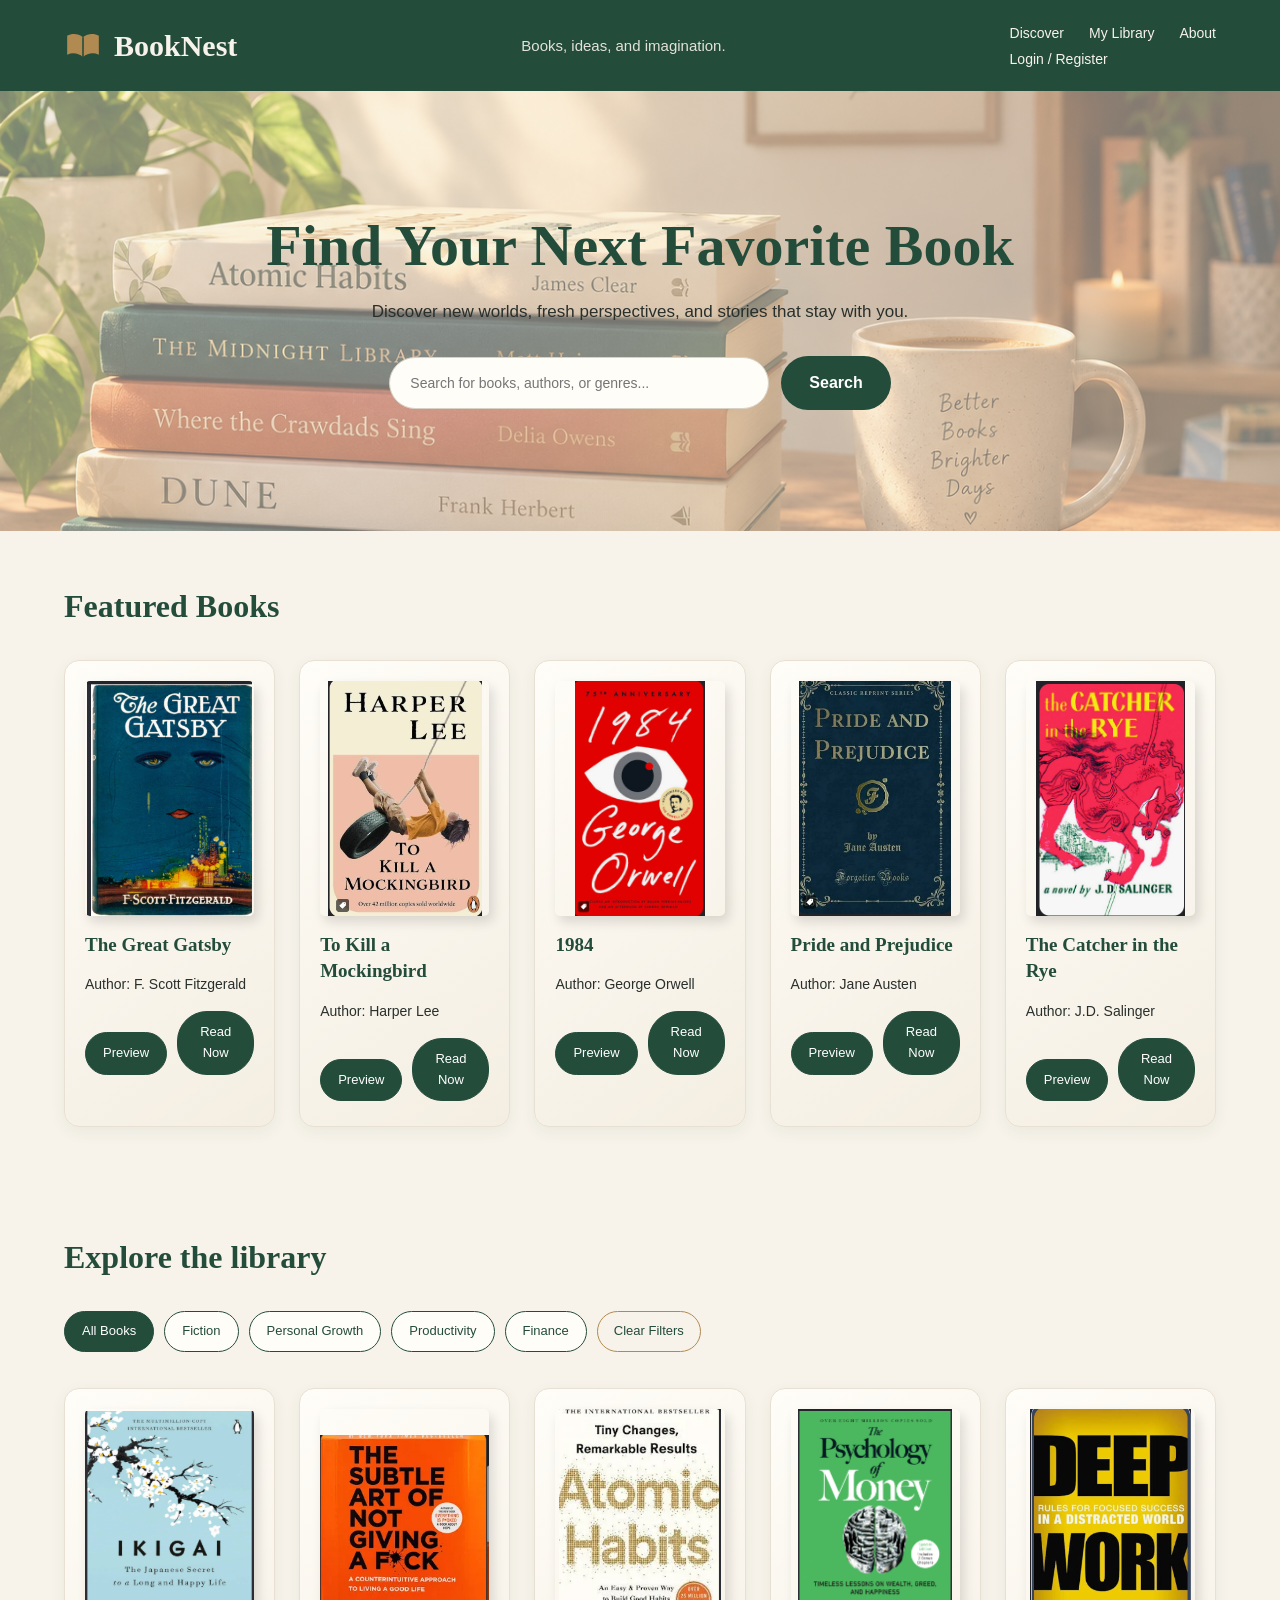
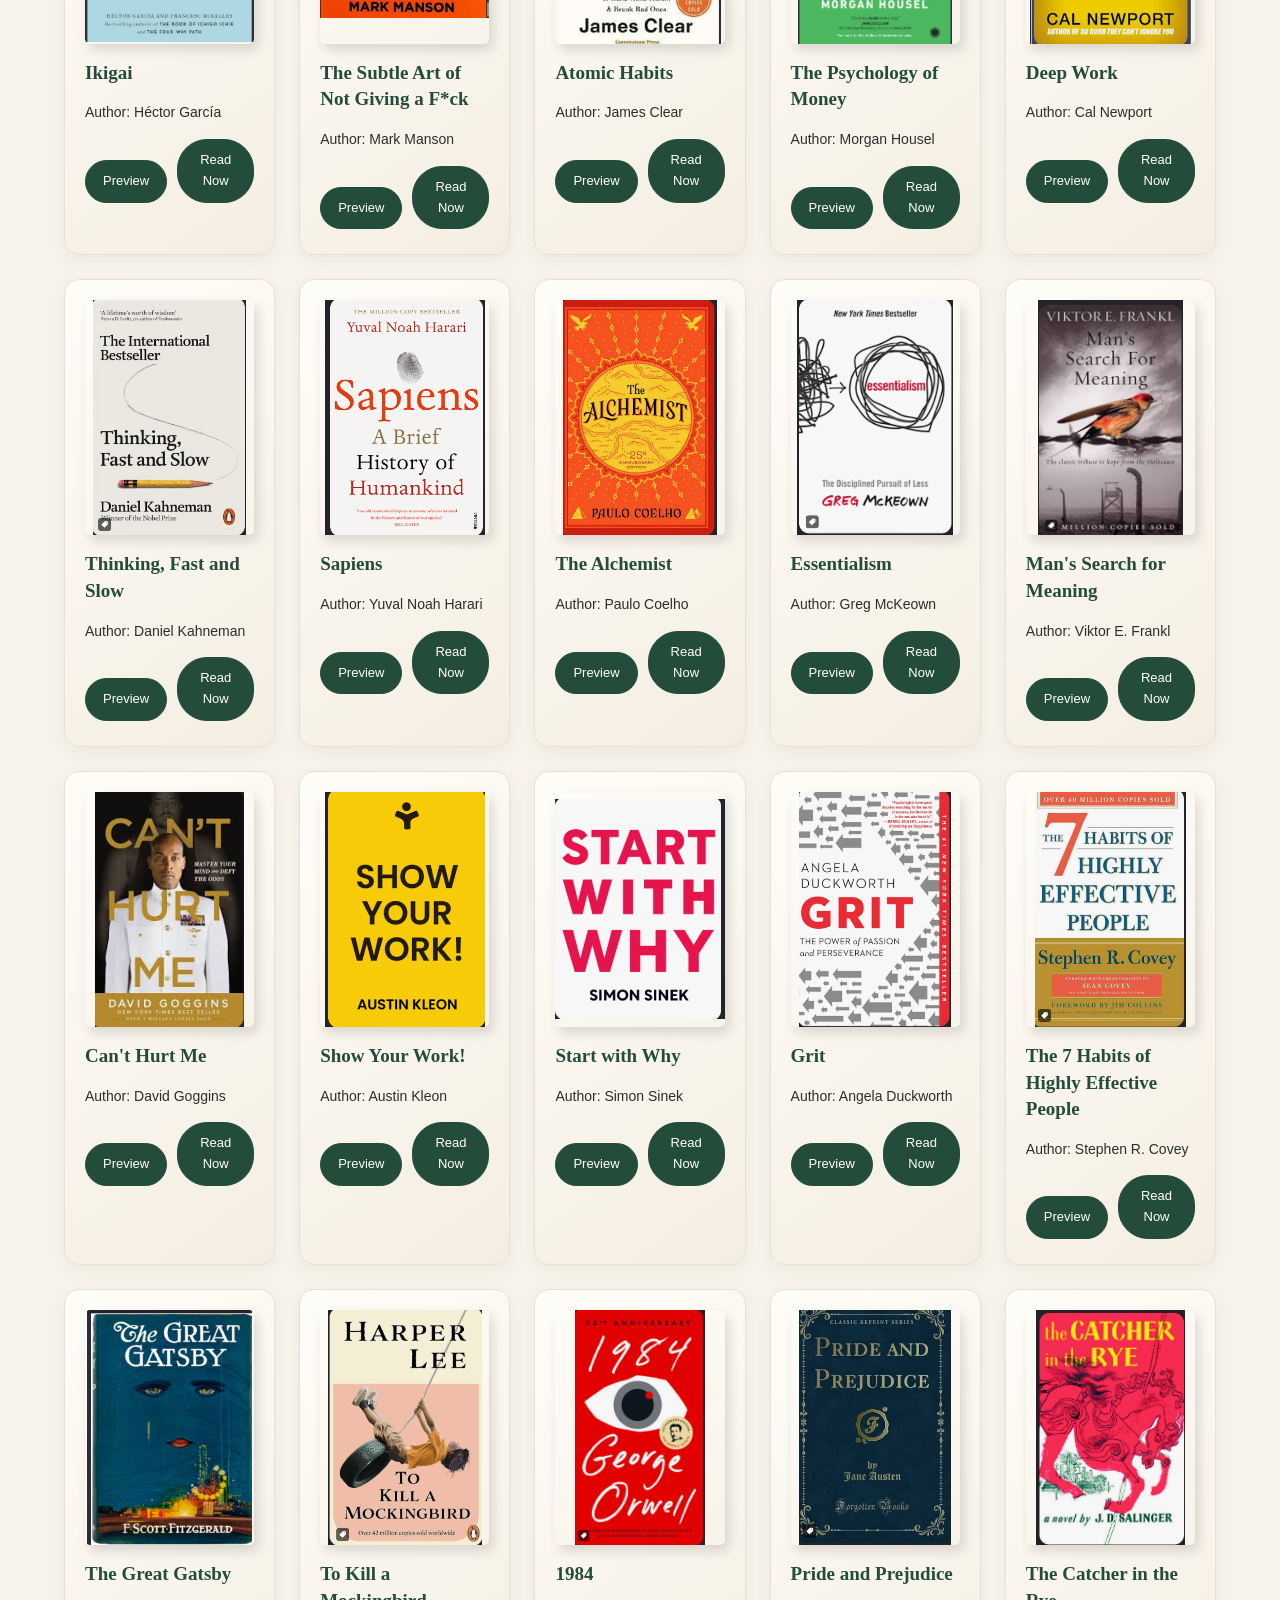
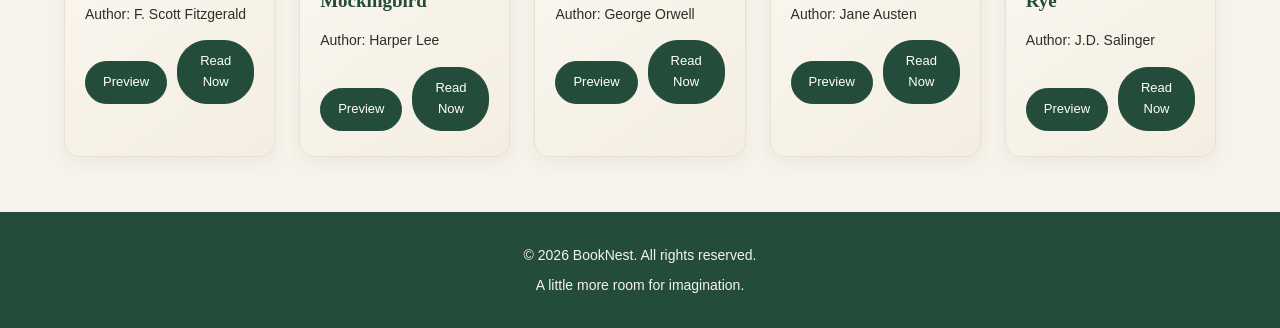
<file: index.html>
<!DOCTYPE html>
<html lang="en">
<head>
    <meta charset="UTF-8">
    <meta name="viewport" content="width=device-width, initial-scale=1.0">
    <title>BookNest</title>
    <link rel="stylesheet" href="style.css">
</head>

<body>

<header>
    <div class="logo">
        <svg class="logo-icon" viewBox="0 0 48 48"
            xmlns="http://www.w3.org/2000/svg"
            aria-hidden="true">
            <path d="M24 13 C18 8 10 8 4 11 V35 C11 32 18 33 24 38 Z"
                fill="#B18A51"/>
            <path d="M24 13 C30 8 38 8 44 11 V35 C37 32 30 33 24 38 Z"
                fill="#B18A51"/>
            <path d="M24 13 V38" stroke="#244C3B"
                stroke-width="2" fill="none"/>
        </svg>
        <h1>BookNest</h1>
    </div>

    <p class="tagline">Books, ideas, and imagination.</p>
    
    <nav aria-label="Main navigation">
        <ul>
            <li><a href="#discover">Discover</a></li>
            <li><a href="my-library.html">My Library</a></li>
            <li><a href="#about">About</a></li>
        </ul>
        <a href="auth.html" id="auth-nav-link">Login / Register</a>
    </nav>
</header>

<main>

    <!-- Hero Section -->
    <section class="hero" id="discover">
        <div class="hero-content">
            <h2>Find Your Next Favorite Book</h2>

            <p>
                Discover new worlds, fresh perspectives,
                and stories that stay with you.
            </p>

            <form id="search-form">
                <label for="search-input">Search books</label>
                <input
                    type="text"
                    id="search-input"
                    placeholder="Search for books, authors, or genres..."
                >
                <button type="submit" id="search-button">Search</button>
            </form>
        </div>
    </section>

    <!-- Featured Books -->
    <section class="featured-books">
        <h2>Featured Books</h2>

        <article class="book-card" data-category="fiction">
            <img src="book1.png"
                alt="Cover of The Great Gatsby by F. Scott Fitzgerald">
            <h3 class="book-title">The Great Gatsby</h3>
            <p>Author: F. Scott Fitzgerald</p>

            <div class="button-group">
                <button>Preview</button>
                <button class="read-button"
                    data-book-url="https://www.gutenberg.org/ebooks/64317">
                    Read Now
                </button>
            </div>
        </article>

        <article class="book-card" data-category="fiction">
            <img src="book17.png"
                alt="Cover of To Kill a Mockingbird by Harper Lee">
            <h3 class="book-title">To Kill a Mockingbird</h3>
            <p>Author: Harper Lee</p>

            <div class="button-group">
                <button>Preview</button>
                <button class="read-button">Read Now</button>
            </div>
        </article>

        <article class="book-card" data-category="fiction">
            <img src="book18.png"
                alt="Cover of 1984 by George Orwell">
            <h3 class="book-title">1984</h3>
            <p>Author: George Orwell</p>

            <div class="button-group">
                <button>Preview</button>
                <button class="read-button"
                    data-book-url="https://www.planetebook.com/free-ebooks/1984.pdf">
                    Read Now
                </button>
            </div>
        </article>

        <article class="book-card" data-category="fiction">
            <img src="book19.png"
                alt="Cover of Pride and Prejudice by Jane Austen">
            <h3 class="book-title">Pride and Prejudice</h3>
            <p>Author: Jane Austen</p>

            <div class="button-group">
                <button>Preview</button>
                <button class="read-button"
                    data-book-url="https://www.gutenberg.org/ebooks/1342">
                    Read Now
                </button>
            </div>
        </article>

        <article class="book-card" data-category="fiction">
            <img src="book20.png"
                alt="Cover of The Catcher in the Rye by J.D. Salinger">
            <h3 class="book-title">The Catcher in the Rye</h3>
            <p>Author: J.D. Salinger</p>

            <div class="button-group">
                <button>Preview</button>
                <button class="read-button">Read Now</button>
            </div>
        </article>
    </section>

<!-- My Personal Library -->
<section class="my-library" id="my-library">
    
</section>

    <!-- Explore Library -->
    <section class="explore-library" id="library">

        <h2>Explore the library</h2>

        <div class="category-filters" aria-label="Filter books by category">

            <button type="button"
                class="category-button active"
                data-filter="all">
                All Books
            </button>

            <button type="button"
                class="category-button"
                data-filter="fiction">
                Fiction
            </button>

            <button type="button"
                class="category-button"
                data-filter="personal-growth">
                Personal Growth
            </button>

            <button type="button"
                class="category-button"
                data-filter="productivity">
                Productivity
            </button>

            <button type="button"
                class="category-button"
                data-filter="finance">
                Finance
            </button>

            <button type="button" id="clear-filters">
                Clear Filters
            </button>

        </div>

        <p id="no-results" hidden>No books found.</p>

        <!-- Personal Growth -->
        <article class="book-card" data-category="personal-growth">
            <img src="book3.png" alt="Cover of Ikigai by Héctor García">
            <h3 class="book-title">Ikigai</h3>
            <p>Author: Héctor García</p>
            <div class="button-group">
                <button>Preview</button>
                <button>Read Now</button>
            </div>
        </article>

        <article class="book-card" data-category="personal-growth">
            <img src="book4.png"
                alt="Cover of The Subtle Art of Not Giving a F*ck by Mark Manson">
            <h3 class="book-title">The Subtle Art of Not Giving a F*ck</h3>
            <p>Author: Mark Manson</p>
            <div class="button-group">
                <button>Preview</button>
                <button>Read Now</button>
            </div>
        </article>

        <article class="book-card" data-category="personal-growth">
            <img src="book2.png"
                alt="Cover of Atomic Habits by James Clear">
            <h3 class="book-title">Atomic Habits</h3>
            <p>Author: James Clear</p>
            <div class="button-group">
                <button>Preview</button>
                <button>Read Now</button>
            </div>
        </article>

        <!-- Finance -->
        <article class="book-card" data-category="finance">
            <img src="book5.png"
                alt="Cover of The Psychology of Money by Morgan Housel">
            <h3 class="book-title">The Psychology of Money</h3>
            <p>Author: Morgan Housel</p>
            <div class="button-group">
                <button>Preview</button>
                <button>Read Now</button>
            </div>
        </article>

        <!-- Productivity -->
        <article class="book-card" data-category="productivity">
            <img src="book6.png"
                alt="Cover of Deep Work by Cal Newport">
            <h3 class="book-title">Deep Work</h3>
            <p>Author: Cal Newport</p>
            <div class="button-group">
                <button>Preview</button>
                <button>Read Now</button>
            </div>
        </article>

        <!-- Psychology -->
        <article class="book-card" data-category="psychology">
            <img src="book7.png"
                alt="Cover of Thinking, Fast and Slow by Daniel Kahneman">
            <h3 class="book-title">Thinking, Fast and Slow</h3>
            <p>Author: Daniel Kahneman</p>
            <div class="button-group">
                <button>Preview</button>
                <button>Read Now</button>
            </div>
        </article>

        <!-- History -->
        <article class="book-card" data-category="history">
            <img src="book8.png"
                alt="Cover of Sapiens by Yuval Noah Harari">
            <h3 class="book-title">Sapiens</h3>
            <p>Author: Yuval Noah Harari</p>
            <div class="button-group">
                <button>Preview</button>
                <button>Read Now</button>
            </div>
        </article>

        <!-- Fiction -->
        <article class="book-card" data-category="fiction">
            <img src="book9.png"
                alt="Cover of The Alchemist by Paulo Coelho">
            <h3 class="book-title">The Alchemist</h3>
            <p>Author: Paulo Coelho</p>
            <div class="button-group">
                <button>Preview</button>
                <button>Read Now</button>
            </div>
        </article>

        <article class="book-card" data-category="productivity">
            <img src="book10.png"
                alt="Cover of Essentialism by Greg McKeown">
            <h3 class="book-title">Essentialism</h3>
            <p>Author: Greg McKeown</p>
            <div class="button-group">
                <button>Preview</button>
                <button>Read Now</button>
            </div>
        </article>

        <article class="book-card" data-category="philosophy">
            <img src="book11.png"
                alt="Cover of Man's Search for Meaning by Viktor E. Frankl">
            <h3 class="book-title">Man's Search for Meaning</h3>
            <p>Author: Viktor E. Frankl</p>
            <div class="button-group">
                <button>Preview</button>
                <button>Read Now</button>
            </div>
        </article>

        <article class="book-card" data-category="personal-growth">
            <img src="book12.png"
                alt="Cover of Can't Hurt Me by David Goggins">
            <h3 class="book-title">Can't Hurt Me</h3>
            <p>Author: David Goggins</p>
            <div class="button-group">
                <button>Preview</button>
                <button>Read Now</button>
            </div>
        </article>

        <article class="book-card" data-category="creativity">
            <img src="book13.png"
                alt="Cover of Show Your Work! by Austin Kleon">
            <h3 class="book-title">Show Your Work!</h3>
            <p>Author: Austin Kleon</p>
            <div class="button-group">
                <button>Preview</button>
                <button>Read Now</button>
            </div>
        </article>

        <article class="book-card" data-category="business">
            <img src="book14.png"
                alt="Cover of Start with Why by Simon Sinek">
            <h3 class="book-title">Start with Why</h3>
            <p>Author: Simon Sinek</p>
            <div class="button-group">
                <button>Preview</button>
                <button>Read Now</button>
            </div>
        </article>

        <article class="book-card" data-category="personal-growth">
            <img src="book15.png"
                alt="Cover of Grit by Angela Duckworth">
            <h3 class="book-title">Grit</h3>
            <p>Author: Angela Duckworth</p>
            <div class="button-group">
                <button>Preview</button>
                <button>Read Now</button>
            </div>
        </article>

        <article class="book-card" data-category="personal-growth">
            <img src="book16.png"
                alt="Cover of The 7 Habits of Highly Effective People by Stephen R. Covey">
            <h3 class="book-title">The 7 Habits of Highly Effective People</h3>
            <p>Author: Stephen R. Covey</p>
            <div class="button-group">
                <button>Preview</button>
                <button>Read Now</button>
            </div>
        </article>

        <!-- Fiction Preview Cards -->
        <article class="book-card" data-category="fiction">
            <img src="book1.png"
                alt="Cover of The Great Gatsby by F. Scott Fitzgerald">
            <h3 class="book-title">The Great Gatsby</h3>
            <p>Author: F. Scott Fitzgerald</p>
            <div class="button-group">
                <button>Preview</button>
                <button>Read Now</button>
            </div>
        </article>

        <article class="book-card" data-category="fiction">
            <img src="book17.png"
                alt="Cover of To Kill a Mockingbird by Harper Lee">
            <h3 class="book-title">To Kill a Mockingbird</h3>
            <p>Author: Harper Lee</p>
            <div class="button-group">
                <button>Preview</button>
                <button>Read Now</button>
            </div>
        </article>

        <article class="book-card" data-category="fiction">
            <img src="book18.png"
                alt="Cover of 1984 by George Orwell">
            <h3 class="book-title">1984</h3>
            <p>Author: George Orwell</p>
            <div class="button-group">
                <button>Preview</button>
                <button>Read Now</button>
            </div>
        </article>

        <article class="book-card" data-category="fiction">
            <img src="book19.png"
                alt="Cover of Pride and Prejudice by Jane Austen">
            <h3 class="book-title">Pride and Prejudice</h3>
            <p>Author: Jane Austen</p>
            <div class="button-group">
                <button>Preview</button>
                <button>Read Now</button>
            </div>
        </article>

        <article class="book-card" data-category="fiction">
            <img src="book20.png"
                alt="Cover of The Catcher in the Rye by J.D. Salinger">
            <h3 class="book-title">The Catcher in the Rye</h3>
            <p>Author: J.D. Salinger</p>
            <div class="button-group">
                <button>Preview</button>
                <button>Read Now</button>
            </div>
        </article>

    </section>

    <!-- Preview Dialog -->
    <dialog id="book-preview">
        <button type="button" id="close-preview" aria-label="Close preview">
            &times;
        </button>

        <h2 id="preview-title">Book title</h2>
        <p id="preview-author">Author</p>
        <p id="preview-description">
            Discover this book on BookNest.
        </p>
    </dialog>

</main>

<footer id="about">
    <p>&copy; 2026 BookNest. All rights reserved.</p>
    <p>A little more room for imagination.</p>
</footer>

<script src="script.js"></script>
<script src="auth-nav.js"></script>

</body>
</html>
</file>
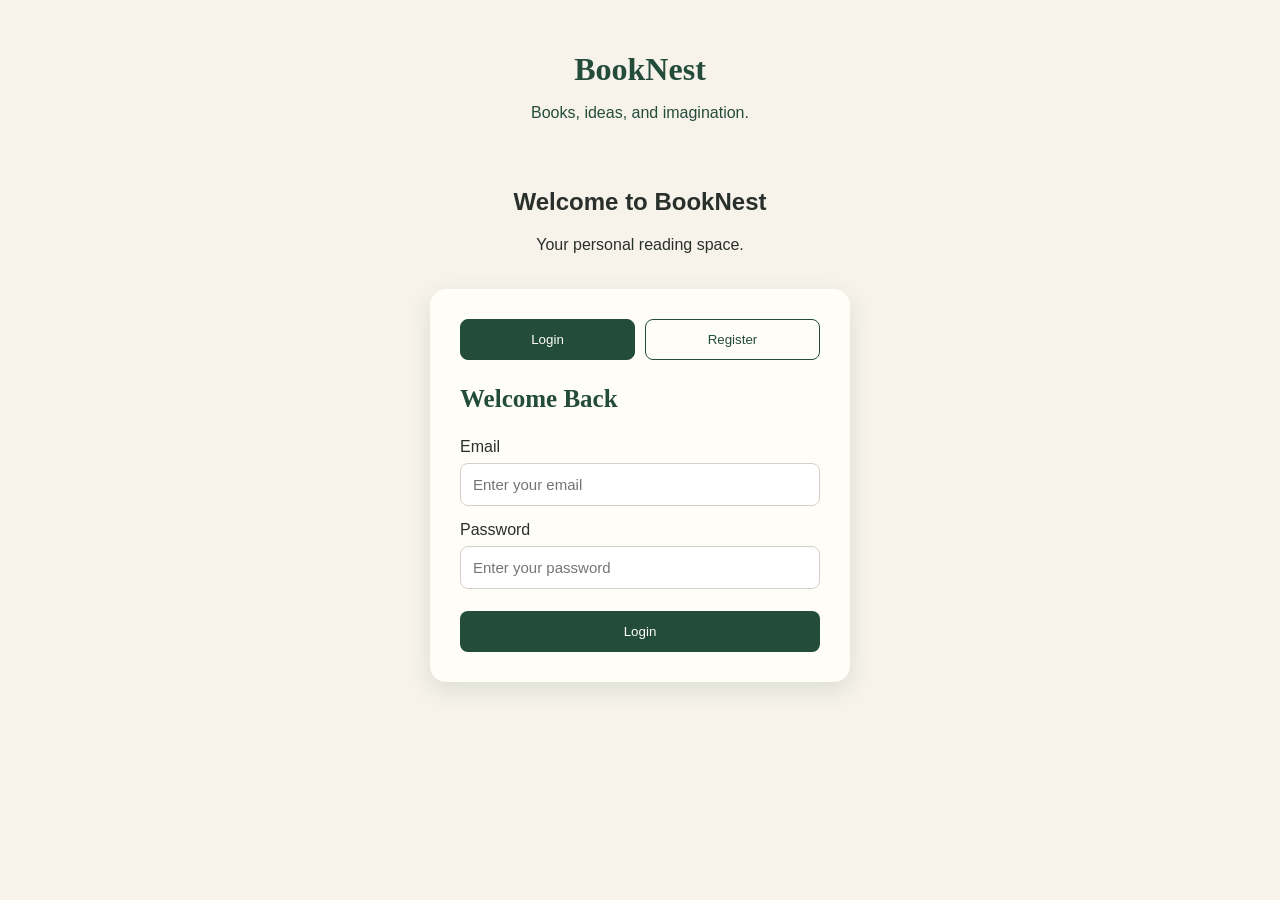
<file: auth.html>
<!DOCTYPE html>
<html lang="en">
<head>
    <meta charset="UTF-8">
    <meta name="viewport" content="width=device-width, initial-scale=1.0">
    <title>Login | BookNest</title>
    <link rel="stylesheet" href="auth.css">
</head>
<body>

    <header>
        <h1>BookNest</h1>
        <p>Books, ideas, and imagination.</p>
    </header>

    <main>
        <h2>Welcome to BookNest</h2>
        <p>Your personal reading space.</p>

        
<section class="auth-container">

    <div class="auth-tabs">
        <button id="login-tab" class="active">Login</button>
        <button id="register-tab">Register</button>
    </div>

    <form id="login-form">
        <h3>Welcome Back</h3>

        <label for="login-email">Email</label>
        <input type="email" id="login-email" placeholder="Enter your email" required>

        <label for="login-password">Password</label>
        <input type="password" id="login-password" placeholder="Enter your password" required>

        <button type="submit">Login</button>
    </form>

    <form id="register-form" hidden>
        <h3>Create Your Account</h3>

        <label for="register-name">Full Name</label>
        <input type="text" id="register-name" placeholder="Enter your name" required>

        <label for="register-email">Email</label>
        <input type="email" id="register-email" placeholder="Enter your email" required>

        <label for="register-password">Password</label>
        <input type="password" id="register-password" placeholder="Create a password" required>

        <button type="submit">Register</button>
    </form>

</section>

    </main>
<script src="auth.js"></script>
</body>
</html>
</file>
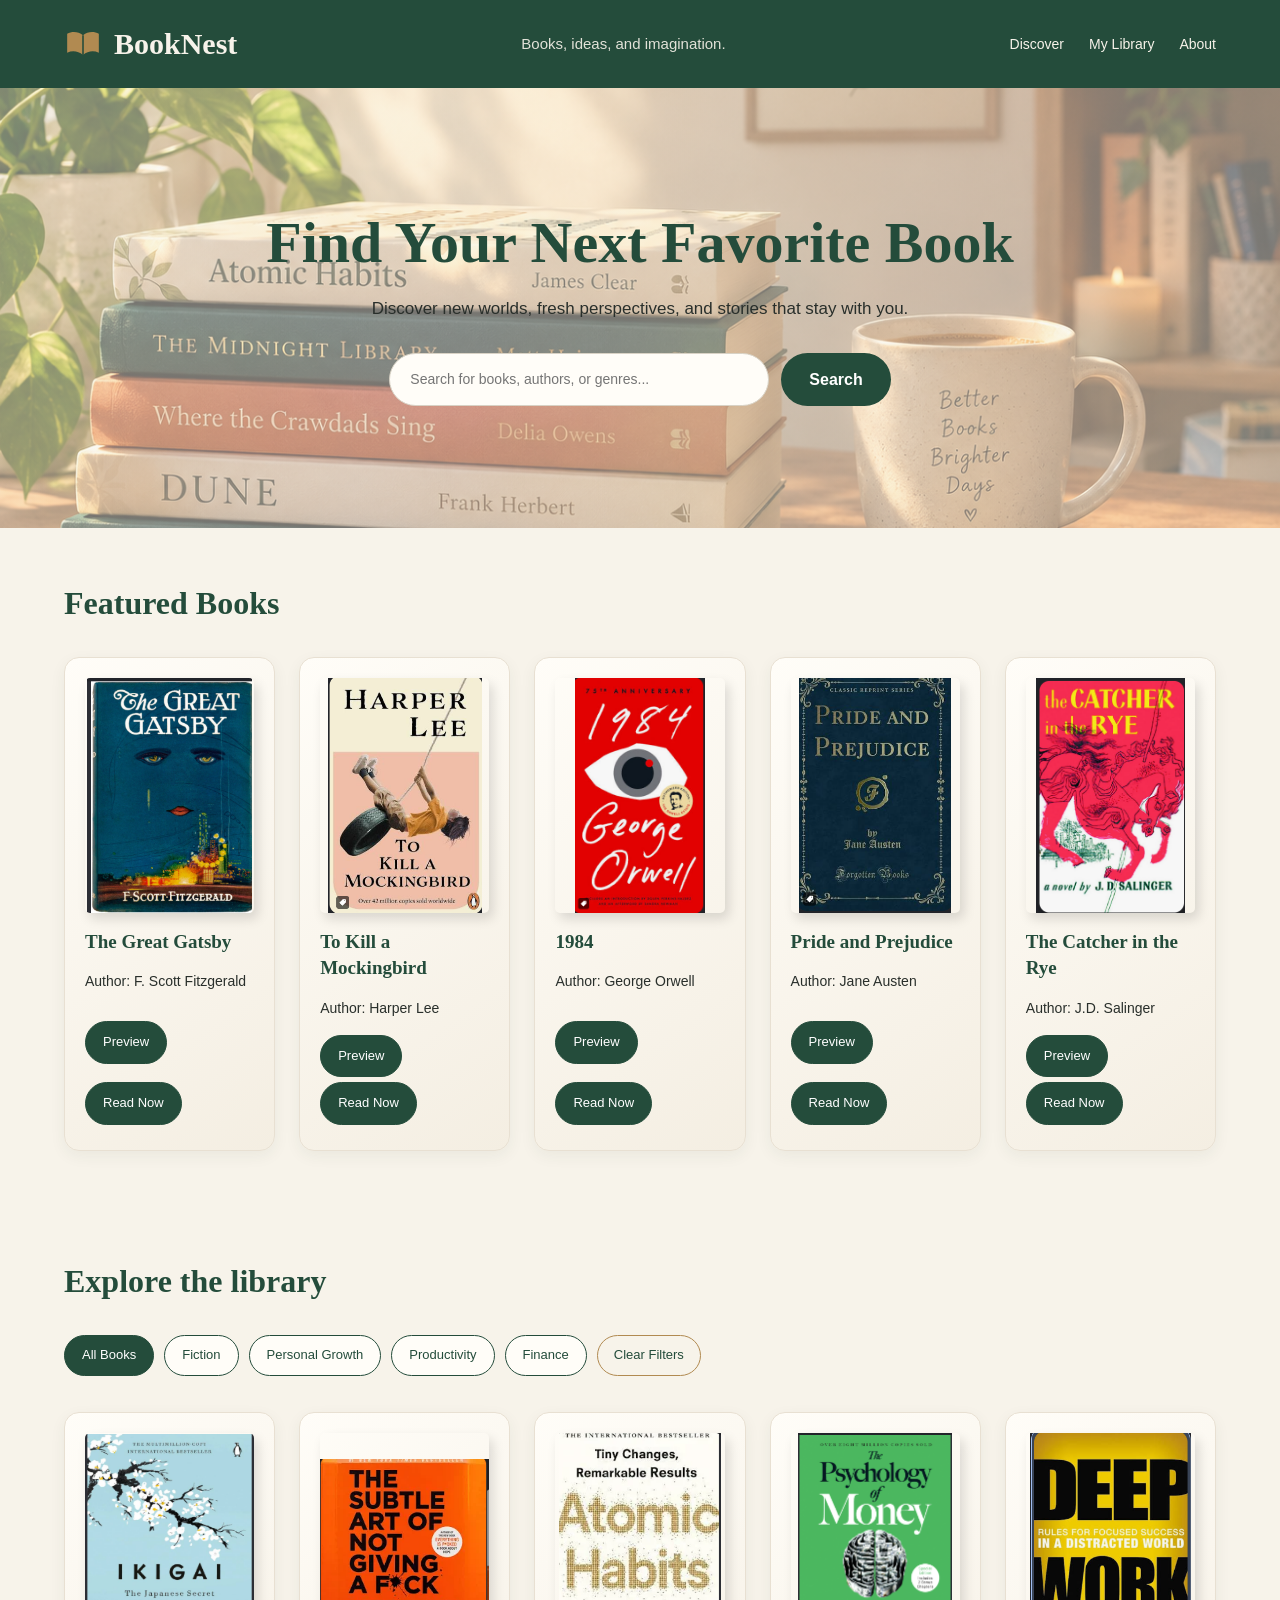
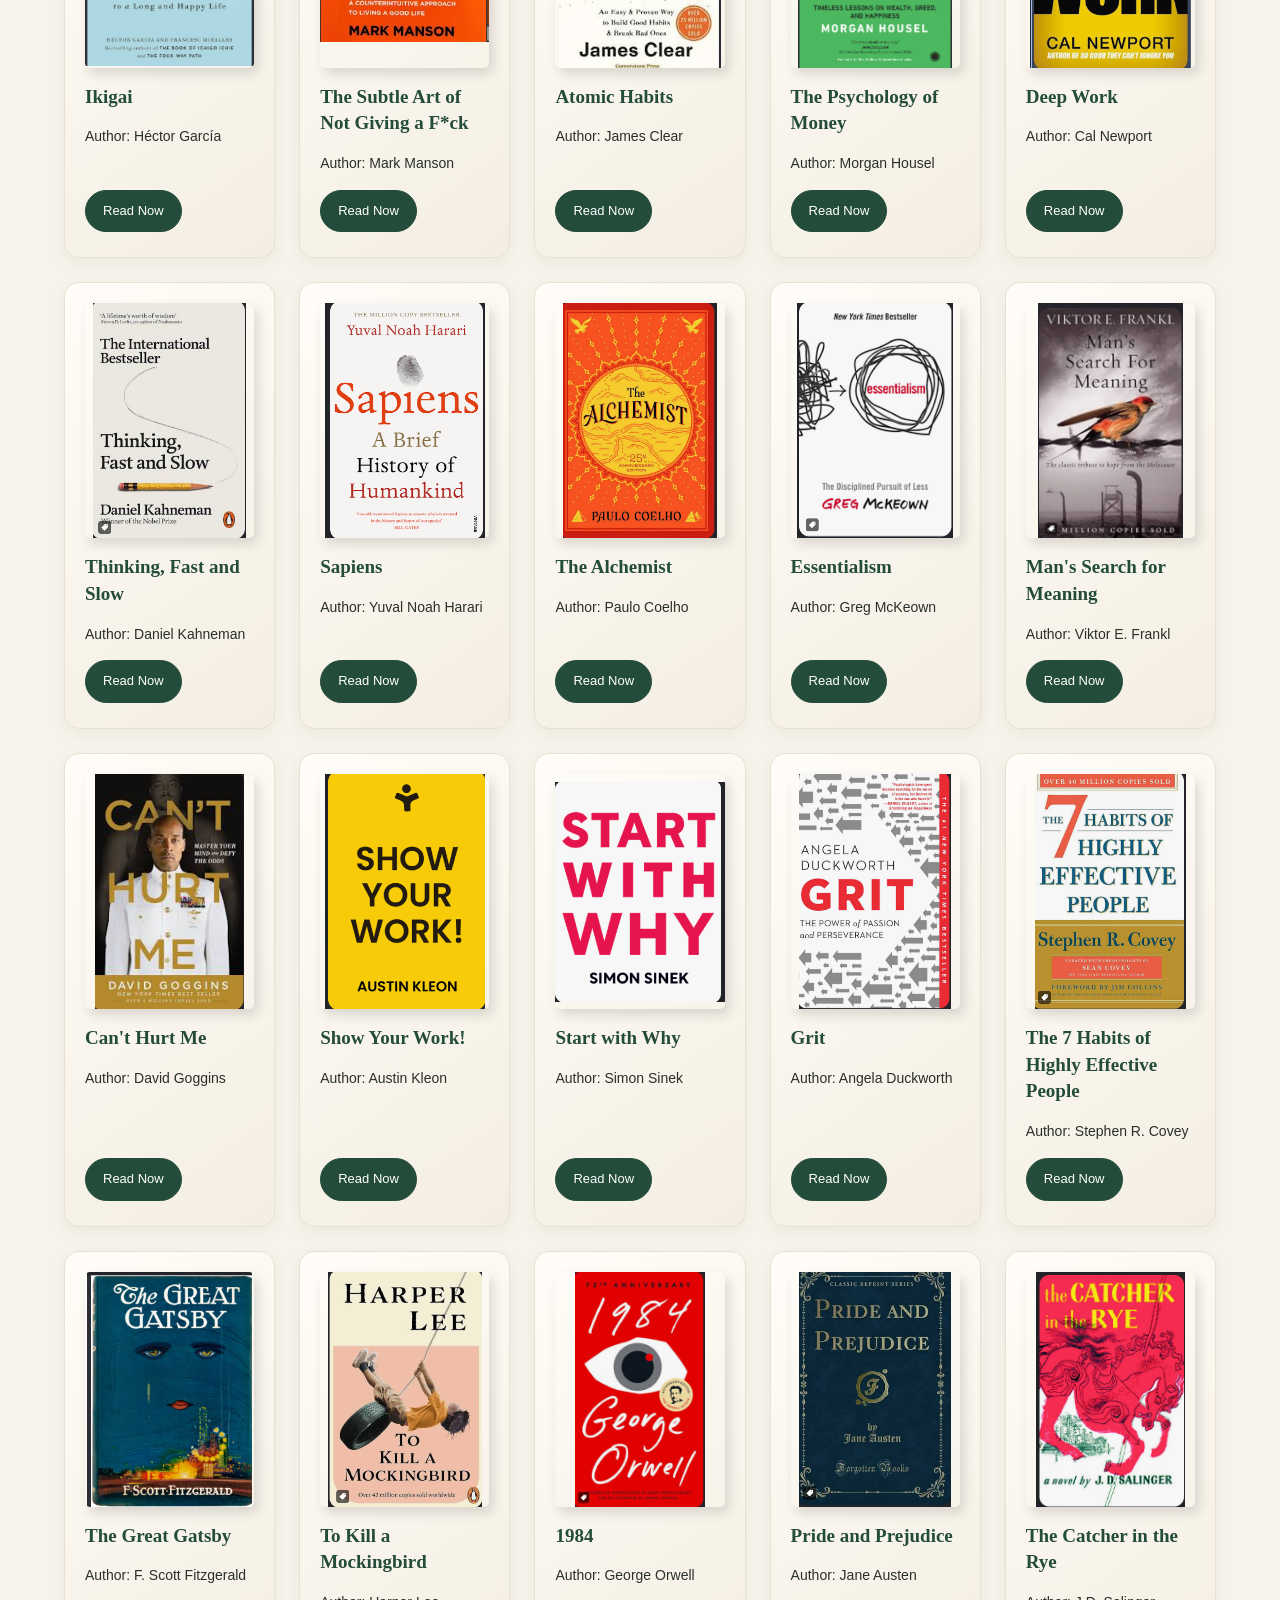
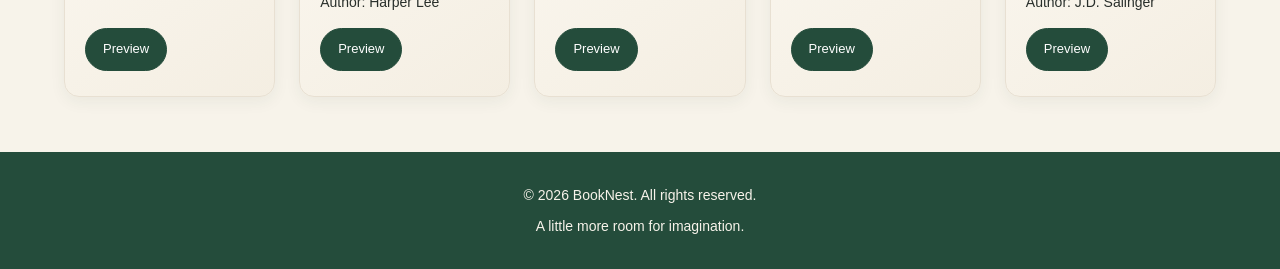
<file: booknest.html>
<!DOCTYPE html>
<html lang="en">
<head>
  <meta charset="UTF-8">
  <meta name="viewport" content="width=device-width, initial-scale=1.0">
  <title>BookNest</title>
  <link rel="stylesheet" href="style.css">
</head>
<body>
<header>
  <div class="logo">
  <svg class="logo-icon" viewBox="0 0 48 48"
     xmlns="http://www.w3.org/2000/svg"
     aria-hidden="true">
  <path d="M24 13 C18 8 10 8 4 11 V35
           C11 32 18 33 24 38 Z"
        fill="#B18A51"/>
  <path d="M24 13 C30 8 38 8 44 11 V35
           C37 32 30 33 24 38 Z"
        fill="#B18A51"/>
  <path d="M24 13 V38" stroke="#244C3B"
        stroke-width="2" fill="none"/>
</svg>
  <h1>BookNest</h1>
  
  </div>
 <p class="tagline">Books, ideas, and imagination.</p>
  <nav aria-label="Main navigation">
  <ul>
    <li><a href="#discover">Discover</a></li>
    <li><a href="#library">My Library</a></li>
    <li><a href="#about">About</a></li>
  </ul>
</nav>
</header>
<main>

<section class="hero">
    <div class="hero-content">
        <h2>Find Your Next Favorite Book</h2>

        <p>
            Discover new worlds, fresh perspectives,
            and stories that stay with you.
        </p>

        <form id="search-form">
            <label for="search-input">Search books</label>
            <input
                type="text"
                id="search-input"
                placeholder="Search for books, authors, or genres..."
            >
            <button type="submit" id="search-button">Search</button>
        </form>
    </div>
</section>

<section class="featured-books">
  <h2>Featured Books</h2>
  <article class="book-card" data-category="fiction">
    <img
  src="book1.png"
  alt="Cover of The Great Gatsby by F. Scott Fitzgerald"
>
    <h3 class="book-title">The Great Gatsby</h3>

    <p>Author: F. Scott Fitzgerald</p>
     <button>Preview</button>
    <button
    class="read-button"
    data-book-url="https://www.gutenberg.org/ebooks/64317"
>
    Read Now
</button>
  </article>
  <article class="book-card" data-category="fiction">
  <img
    src="book17.png"
    alt="Cover of To Kill a Mockingbird by Harper Lee"
  >
  <h3 class="book-title">To Kill a Mockingbird</h3>
  <p>Author: Harper Lee</p>
  <button>Preview</button>
  <button
    class="read-button"
>
    Read Now
</button>
</article>

<article class="book-card" data-category="fiction">
  <img
    src="book18.png"
    alt="Cover of 1984 by George Orwell"
  >
  <h3 class="book-title">1984</h3>
  <p>Author: George Orwell</p>
   <button>Preview</button>
  <button
    class="read-button"
    data-book-url="https://www.planetebook.com/free-ebooks/1984.pdf"
>
    Read Now
</button>
</article>

<article class="book-card" data-category="fiction">
  <img
    src="book19.png"
    alt="Cover of Pride and Prejudice by Jane Austen"
  >
  <h3 class="book-title">Pride and Prejudice</h3>
  <p>Author: Jane Austen</p>
   <button>Preview</button>
 <button
    class="read-button"
    data-book-url="https://www.gutenberg.org/ebooks/1342"
>
    Read Now
</button>
</article>

<article class="book-card" data-category="fiction">
  <img
    src="book20.png"
    alt="Cover of The Catcher in the Rye by J.D. Salinger"
  >
  <h3 class="book-title">The Catcher in the Rye</h3>
  <p>Author: J.D. Salinger</p>
  <button>Preview</button>
  <button
    class="read-button"
>
    Read Now
</button>
</article>
</section>
<section class="explore-library" id="library">
    <h2>Explore the library</h2>
    
<div class="category-filters" aria-label="Filter books by category">
  <button type="button" class="category-button active" data-filter="all">
    All Books
  </button>
  <button type="button" class="category-button" data-filter="fiction">
    Fiction
  </button>
  <button type="button" class="category-button" data-filter="personal-growth">
    Personal Growth
  </button>
  <button type="button" class="category-button" data-filter="productivity">
    Productivity
  </button>
  <button type="button" class="category-button" data-filter="finance">
    Finance
  </button>
  <button type="button" id="clear-filters">
    Clear Filters
</button>
</div>
     
    <article class="book-card" data-category="personal-growth">
      <img src="book3.png" alt="Cover of Ikigai by Héctor García">
      <h3 class="book-title">Ikigai</h3>
      <p>Author: Héctor García</p>
      <button >Read Now</button>
    </article>
    <article class="book-card" data-category="personal-growth">
      <img src="book4.png" alt="Cover of The Subtle Art of Not Giving a F*ck by Mark Manson">
      <h3 class="book-title">The Subtle Art of Not Giving a F*ck</h3>
      <p>Author: Mark Manson</p>
      <button >Read Now</button>
    </article>
    <article class="book-card" data-category="personal-growth">
      <img src="book2.png" alt="Cover of Atomic Habits by James Clear">
      <h3 class="book-title">Atomic Habits</h3>
      <p>Author: James Clear</p>
      <button >Read Now</button>
    </article>
    <article class="book-card" data-category="finance">
  <img src="book5.png" alt="Cover of The Psychology of Money by Morgan Housel">
  <h3 class="book-title">The Psychology of Money</h3>
  <p>Author: Morgan Housel</p>
  <button>Read Now</button>
</article>

<article class="book-card" data-category="productivity">
  <img src="book6.png" alt="Cover of Deep Work by Cal Newport">
  <h3 class="book-title">Deep Work</h3>
  <p>Author: Cal Newport</p>
  <button>Read Now</button>
</article>

<article class="book-card" data-category="psychology">
  <img src="book7.png" alt="Cover of Thinking, Fast and Slow by Daniel Kahneman">
  <h3 class="book-title">Thinking, Fast and Slow</h3>
  <p>Author: Daniel Kahneman</p>
  <button>Read Now</button>
</article>

<article class="book-card" data-category="history">
  <img src="book8.png" alt="Cover of Sapiens by Yuval Noah Harari">
  <h3 class="book-title">Sapiens</h3>
  <p>Author: Yuval Noah Harari</p>
  <button>Read Now</button>
</article>

<article class="book-card" data-category="fiction">
  <img src="book9.png" alt="Cover of The Alchemist by Paulo Coelho">
  <h3 class="book-title">The Alchemist</h3>
  <p>Author: Paulo Coelho</p>
  <button>Read Now</button>
</article>

<article class="book-card" data-category="productivity">
  <img src="book10.png" alt="Cover of Essentialism by Greg McKeown">
  <h3 class="book-title">Essentialism</h3>
  <p>Author: Greg McKeown</p>
  <button>Read Now</button>
</article>

<article class="book-card" data-category="philosophy">
  <img src="book11.png" alt="Cover of Man's Search for Meaning by Viktor E. Frankl">
  <h3 class="book-title">Man's Search for Meaning</h3>
  <p>Author: Viktor E. Frankl</p>
  <button>Read Now</button>
</article>

<article class="book-card" data-category="personal-growth">
  <img src="book12.png" alt="Cover of Can't Hurt Me by David Goggins">
  <h3 class="book-title">Can't Hurt Me</h3>
  <p>Author: David Goggins</p>
  <button>Read Now</button>
</article>

<article class="book-card" data-category="creativity">
  <img src="book13.png" alt="Cover of Show Your Work! by Austin Kleon">
  <h3 class="book-title">Show Your Work!</h3>
  <p>Author: Austin Kleon</p>
  <button>Read Now</button>
</article>
<article class="book-card" data-category="business">
  <img src="book14.png" alt="Cover of Start with Why by Simon Sinek">
  <h3 class="book-title">Start with Why</h3>
  <p>Author: Simon Sinek</p>
  <button>Read Now</button>
</article>

<article class="book-card" data-category="personal-growth">
  <img src="book15.png" alt="Cover of Grit by Angela Duckworth">
  <h3 class="book-title">Grit</h3>
  <p>Author: Angela Duckworth</p>
  <button>Read Now</button>
</article>

<article class="book-card" data-category="personal-growth">
  <img src="book16.png" alt="Cover of The 7 Habits of Highly Effective People by Stephen R. Covey">
  <h3 class="book-title">The 7 Habits of Highly Effective People</h3>
  <p>Author: Stephen R. Covey</p>
  <button>Read Now</button>
</article>
<article class="book-card" data-category="fiction">
    <img
  src="book1.png"
  alt="Cover of The Great Gatsby by F. Scott Fitzgerald"
>
    <h3 class="book-title">The Great Gatsby</h3>
    <p>Author: F. Scott Fitzgerald</p>
    <button >Preview</button>
  </article>
  <article class="book-card" data-category="fiction">
  <img
    src="book17.png"
    alt="Cover of To Kill a Mockingbird by Harper Lee"
  >
  <h3 class="book-title">To Kill a Mockingbird</h3>
  <p>Author: Harper Lee</p>
  <button>Preview</button>
</article>

<article class="book-card" data-category="fiction">
  <img
    src="book18.png"
    alt="Cover of 1984 by George Orwell"
  >
  <h3 class="book-title">1984</h3>
  <p>Author: George Orwell</p>
  <button>Preview</button>
</article>

<article class="book-card" data-category="fiction">
  <img
    src="book19.png"
    alt="Cover of Pride and Prejudice by Jane Austen"
  >
  <h3 class="book-title">Pride and Prejudice</h3>
  <p>Author: Jane Austen</p>
  <button>Preview</button>
</article>

<article class="book-card" data-category="fiction">
  <img
    src="book20.png"
    alt="Cover of The Catcher in the Rye by J.D. Salinger"
  >
  <h3 class="book-title">The Catcher in the Rye</h3>
  <p>Author: J.D. Salinger</p>
  <button>Preview</button>
</article>
  </section>
  <dialog id="book-preview">
    <button type="button" id="close-preview" aria-label="Close preview">
        &times;
    </button>

    <h2 id="preview-title">Book title</h2>
    <p id="preview-author">Author</p>
    <p id="preview-description">
        Discover this book on BookNest.
    </p>
</dialog>
  </main>

<footer id="about">
  <p>&copy; 2026 BookNest. All rights reserved.</p>
  <p>A little more room for imagination.</p>
</footer>

<script src="script.js"></script>
</body>
</html>
</file>
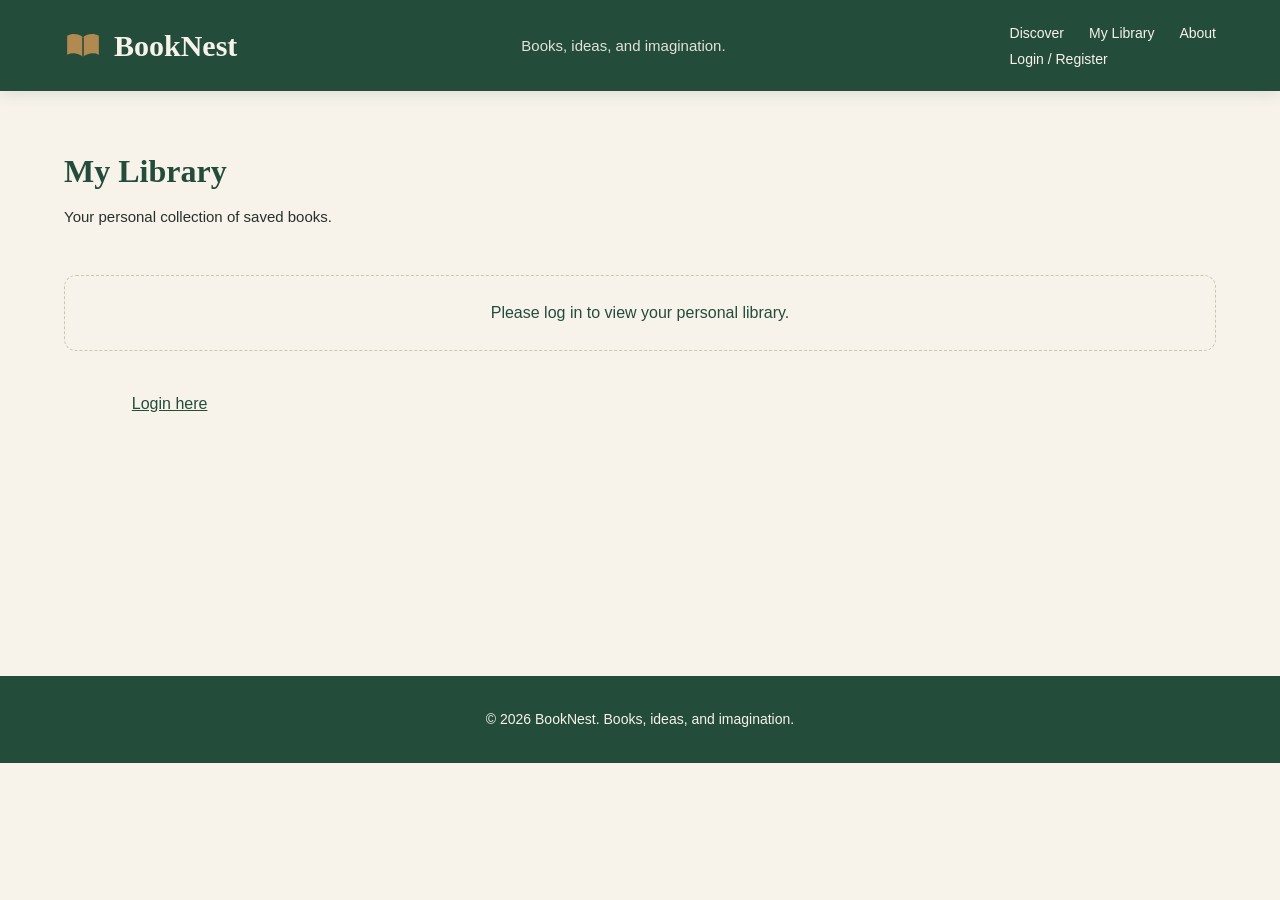
<file: my-library.html>
<!DOCTYPE html>
<html lang="en">
<head>
    <meta charset="UTF-8">
    <meta name="viewport" content="width=device-width, initial-scale=1.0">
    <title>BookNest</title>
    <link rel="stylesheet" href="style.css">
</head>

<body>

<header>
    <div class="logo">
        <svg class="logo-icon" viewBox="0 0 48 48"
            xmlns="http://www.w3.org/2000/svg"
            aria-hidden="true">
            <path d="M24 13 C18 8 10 8 4 11 V35 C11 32 18 33 24 38 Z"
                fill="#B18A51"/>
            <path d="M24 13 C30 8 38 8 44 11 V35 C37 32 30 33 24 38 Z"
                fill="#B18A51"/>
            <path d="M24 13 V38" stroke="#244C3B"
                stroke-width="2" fill="none"/>
        </svg>
        <h1>BookNest</h1>
    </div>

    <p class="tagline">Books, ideas, and imagination.</p>
    
    <nav aria-label="Main navigation">
        <ul>
            <li><a href="#discover">Discover</a></li>
            <li><a href="my-library.html">My Library</a></li>
            <li><a href="#about">About</a></li>
        </ul>
         <a href="auth.html" id="auth-nav-link">Login / Register</a>
    </nav>
</header>

    <!-- My Library -->
    <main class="my-library-page">

        <section class="my-library" id="my-library">

            <h2>My Library</h2>

            <p>Your personal collection of saved books.</p>

            <div id="my-library-books">

                <p id="empty-library">
                    You haven't saved any books yet.
                </p>

            </div>

        </section>

    </main>

    <!-- Footer -->
    <footer>
        <p>© 2026 BookNest. Books, ideas, and imagination.</p>
    </footer>
<script src="my-library.js"></script>
<script src="auth-nav.js"></script>
</body>
</html>
</file>
<file: style.css>
/* =========================================
   BOOKNEST — COZY EDITORIAL BOOKSTORE
========================================= */

/* 1. COLORS AND FONTS */

:root {
    --color-ivory: #F7F3EA;
    --color-forest: #244C3B;
    --color-gold: #B18A51;
    --color-text: #292F2B;
    --color-card: #FFFDF8;
    --color-border: #E8E0D2;

    --font-body: "Trebuchet MS", Arial, sans-serif;
    --font-heading: Georgia, "Times New Roman", serif;
}

/* 2. RESET */

* {
    box-sizing: border-box;
}

html {
    scroll-behavior: smooth;
}

body {
    margin: 0;
    background: var(--color-ivory);
    color: var(--color-text);
    font-family: var(--font-body);
    font-size: 16px;
    line-height: 1.6;
}

button,
input {
    font: inherit;
}

button {
    cursor: pointer;
}

[hidden] {
    display: none !important;
}

/* 3. HEADER */

header {
    display: flex;
    justify-content: space-between;
    align-items: center;
    flex-wrap: wrap;
    gap: 20px;

    padding: 20px 5%;

    background: var(--color-forest);
    color: var(--color-ivory);

    box-shadow: 0 3px 14px rgba(36, 76, 59, 0.12);
}

.logo {
    display: flex;
    align-items: center;
    gap: 12px;
}

.logo-icon {
    width: 38px;
    height: 38px;
    flex-shrink: 0;
}

.logo h1 {
    margin: 0;
    color: var(--color-ivory);
    font-family: var(--font-heading);
    font-size: 30px;
}

.tagline {
    margin: 0;
    color: var(--color-ivory);
    font-size: 15px;
    opacity: 0.9;
}

/* 4. NAVIGATION */

nav ul {
    display: flex;
    align-items: center;
    flex-wrap: wrap;
    gap: 25px;

    margin: 0;
    padding: 0;
    list-style: none;
}

nav a {
    color: var(--color-ivory);
    font-size: 14px;
    text-decoration: none;
    transition: color 0.2s ease;
}

nav a:hover {
    color: var(--color-gold);
}

/* 5. HERO SECTION */

.hero {
    min-height: 440px;

    display: flex;
    align-items: center;
    justify-content: center;

    padding: 65px 5%;

    background-image:
        linear-gradient(
            rgba(247, 243, 234, 0.48),
            rgba(247, 243, 234, 0.48)
        ),
        url("booknest-hero.png");

    background-size: cover;
    background-position: center;
    background-repeat: no-repeat;

    text-align: center;
}

.hero-content {
    width: 100%;
    max-width: 760px;
}

.hero h2 {
    margin: 0 0 18px;

    color: var(--color-forest);
    font-family: var(--font-heading);
    font-size: clamp(38px, 5vw, 58px);
    line-height: 1.15;
}

.hero p {
    max-width: 560px;
    margin: 0 auto 28px;

    font-size: 17px;
    line-height: 1.8;
}

/* 6. SEARCH FORM */

#search-form {
    display: flex;
    align-items: center;
    justify-content: center;
    flex-wrap: wrap;
    gap: 12px;
}

#search-form label {
    position: absolute;
    width: 1px;
    height: 1px;
    overflow: hidden;
    clip-path: inset(50%);
    white-space: nowrap;
}

#search-input {
    width: 380px;
    max-width: 100%;

    padding: 14px 20px;

    border: 1px solid #D8D2C5;
    border-radius: 30px;

    background: var(--color-card);
    color: var(--color-text);
    font-size: 14px;
}

#search-input:focus {
    border-color: var(--color-forest);
    outline: 2px solid rgba(36, 76, 59, 0.2);
}

#search-button {
    padding: 14px 28px;

    border: none;
    border-radius: 30px;

    background: var(--color-forest);
    color: white;
    font-weight: bold;

    transition: background 0.2s ease, transform 0.2s ease;
}

#search-button:hover {
    background: #315F49;
    transform: translateY(-2px);
}

/* 7. FEATURED BOOKS AND EXPLORE LIBRARY */

.featured-books,
.explore-library {
    width: 100%;
    max-width: 1650px;
    margin: 0 auto;

    display: grid;
    gap: 24px;

    padding: 55px 5%;
}

/* Five featured cards per row */

.featured-books {
    grid-template-columns: repeat(5, minmax(0, 1fr));
}

/* Five library cards per row on large screens */

.explore-library {
    grid-template-columns: repeat(5, minmax(0, 1fr));
}

/* Section headings */

.featured-books h2,
.explore-library h2 {
    grid-column: 1 / -1;

    margin: 0 0 8px;

    color: var(--color-forest);
    font-family: var(--font-heading);
    font-size: 32px;
    line-height: 1.3;
}

/* 8. CATEGORY FILTERS */

.explore-library .category-filters {
    grid-column: 1 / -1;

    display: flex;
    align-items: center;
    flex-wrap: wrap;
    gap: 10px;

    width: 100%;
    margin-bottom: 12px;
}

.explore-library .category-button {
    padding: 9px 17px;

    border: 1px solid var(--color-forest);
    border-radius: 30px;

    background: var(--color-card);
    color: var(--color-forest);

    font-size: 13px;

    transition: background 0.2s ease, color 0.2s ease;
}

.explore-library .category-button.active,
.explore-library .category-button:hover {
    background: var(--color-forest);
    color: white;
}

/* Clear Filters */

.explore-library .category-filters #clear-filters {
    padding: 9px 16px;

    border: 1px solid var(--color-gold);
    border-radius: 30px;

    background: transparent;
    color: var(--color-forest);

    font-size: 13px;

    transition: background 0.2s ease, color 0.2s ease;
}

.explore-library .category-filters #clear-filters:hover {
    background: var(--color-gold);
    color: white;
}

/* 9. BOOK CARDS */

.book-card {
    position: relative;
    min-width: 0;

    display: flex;
    flex-direction: column;
    align-items: flex-start;

    padding: 20px;

    border: 1px solid var(--color-border);
    border-radius: 15px;

    background: linear-gradient(
        145deg,
        #FFFDF8,
        #F4EEE2
    );

    box-shadow: 0 5px 16px rgba(36, 76, 59, 0.06);

    transition:
        transform 0.25s ease,
        box-shadow 0.25s ease,
        border-color 0.25s ease;
}

.book-card:hover {
    transform: translateY(-5px);

    border-color: #C7AA78;

    box-shadow: 0 12px 25px rgba(36, 76, 59, 0.12);
}

/* Book covers */

.book-card img {
    display: block;

    width: 100%;
    max-width: 175px;
    height: 235px;

    object-fit: contain;

    align-self: center;
    margin: 0 auto 16px;

    border-radius: 5px;

    box-shadow: 4px 6px 12px rgba(0, 0, 0, 0.13);

    transition: transform 0.25s ease;
}

.book-card:hover img {
    transform: translateY(-3px);
}

/* Book titles */

.book-card .book-title {
    margin: 0 0 10px;

    color: var(--color-forest);
    font-family: var(--font-heading);
    font-size: 19px;
    line-height: 1.4;
}

/* Author details */

.book-card p {
    margin: 5px 0 14px;
    font-size: 14px;
    line-height: 1.7;
}

/* Preview and Read Now buttons */

.button-group {
    display: flex;
    flex-direction: row;
    gap: 10px;
    width: 100%;
}

.button-group button {
    flex: 1;
}

.book-card button {
    margin-top: auto;
    margin-bottom: 5px;

    padding: 10px 17px;

    border: 1px solid var(--color-forest);
    border-radius: 30px;

    background: var(--color-forest);
    color: white;

    font-size: 13px;

    transition:
        background 0.2s ease,
        border-color 0.2s ease,
        transform 0.2s ease;
}

.book-card button:hover {
    background: var(--color-gold);
    border-color: var(--color-gold);
    transform: translateY(-2px);
}

/* Database Books Grid */

#database-books {
    grid-column: 1 / -1;

    display: grid;
    grid-template-columns: repeat(5, minmax(0, 1fr));
    gap: 24px;
}

/* 10. NO RESULTS MESSAGE */

#no-results {
    grid-column: 1 / -1;

    margin: 0;
    padding: 24px;

    border: 1px dashed #CFC5B2;
    border-radius: 12px;

    color: var(--color-forest);
    text-align: center;
}

/* 11. BOOK PREVIEW DIALOG */

#book-preview {
    width: min(450px, 90%);
    padding: 30px;

    border: 1px solid var(--color-border);
    border-radius: 16px;

    background: var(--color-card);
    color: var(--color-text);

    box-shadow: 0 15px 45px rgba(0, 0, 0, 0.2);
}

#book-preview::backdrop {
    background: rgba(20, 35, 27, 0.6);
}

#book-preview h2 {
    margin-top: 12px;

    color: var(--color-forest);
    font-family: var(--font-heading);
}

#close-preview {
    display: block;
    margin-left: auto;

    border: none;
    background: transparent;

    color: var(--color-forest);
    font-size: 28px;
    cursor: pointer;
}

/* 12. FOOTER */

footer {
    padding: 32px 5%;

    background: var(--color-forest);
    color: var(--color-ivory);

    text-align: center;
    font-size: 14px;
}

footer p {
    margin: 0 0 8px;
}

footer p:last-child {
    margin-bottom: 0;
}

/* 13. KEYBOARD ACCESSIBILITY */

button:focus-visible,
a:focus-visible,
input:focus-visible {
    outline: 2px solid var(--color-gold);
    outline-offset: 3px;
}

/* 14. TABLETS */

@media (max-width: 1100px) {
    .featured-books,
    .explore-library {
        grid-template-columns: repeat(3, minmax(0, 1fr));
    }

    .book-card {
        padding: 16px;
    }

    #database-books {
        grid-template-columns: repeat(3, minmax(0, 1fr));
    }
}

/* 15. MOBILE */

@media (max-width: 700px) {
    header {
        flex-direction: column;
        align-items: flex-start;
        padding: 20px;
    }

    #database-books {
        grid-template-columns: repeat(2, minmax(0, 1fr));
    }

    .tagline {
        font-size: 14px;
    }

    nav ul {
        gap: 18px;
    }

    .hero {
        min-height: 380px;
        padding: 50px 20px;
    }

    .hero h2 {
        font-size: 36px;
    }

    .hero p {
        font-size: 15px;
    }

    #search-form {
        flex-direction: column;
        align-items: stretch;
    }

    #search-input,
    #search-button {
        width: 100%;
    }

    .featured-books,
    .explore-library {
        grid-template-columns: repeat(2, minmax(0, 1fr));
        gap: 16px;
        padding: 35px 18px;
    }

    .featured-books h2,
    .explore-library h2 {
        font-size: 27px;
    }

    .book-card {
        padding: 14px;
    }

    .book-card img {
        height: 190px;
        max-width: 100%;
    }

    .book-card .book-title {
        font-size: 16px;
    }

    .book-card p {
        font-size: 12px;
    }

    .book-card button {
        padding: 9px 12px;
        font-size: 12px;
    }

    .explore-library .category-filters {
        gap: 8px;
    }

    .explore-library .category-button,
    .explore-library .category-filters #clear-filters {
        padding: 8px 11px;
        font-size: 12px;
    }
}

/* 16. VERY SMALL PHONES */

@media (max-width: 380px) {
    .featured-books,
    .explore-library {
        grid-template-columns: 1fr;
    }

    .book-card img {
        max-width: 180px;
        height: 235px;
    }

    #database-books {
        grid-template-columns: 1fr;
    }
}

/* 17. REDUCED MOTION */

@media (prefers-reduced-motion: reduce) {
    html {
        scroll-behavior: auto;
    }

    *,
    *::before,
    *::after {
        transition: none !important;
        animation: none !important;
    }
}

/* 18. INSTAGRAM-STYLE BOOKMARK BUTTON */

/* Keep the bookmark separate from the normal card buttons */


/* Instagram-style bookmark */


/* =========================================
   18. INSTAGRAM-STYLE BOOKMARK BUTTON
========================================= */

.book-card button.save-button {
    width: 36px;
    height: 40px;
    min-width: 36px;

    margin: 0 0 10px;
    padding: 0;

    display: flex;
    align-items: center;
    justify-content: center;

    background: transparent;
    color: var(--color-forest);

    border: none;
    border-radius: 0;
    box-shadow: none;

    cursor: pointer;
    transition: color 0.2s ease, transform 0.2s ease;
}

.book-card button.save-button:hover {
    background: transparent;
    border: none;
    color: var(--color-gold);
    transform: scale(1.08);
}

.book-card button.save-button svg {
    display: block;
    width: 26px;
    height: 30px;
    pointer-events: none;
}

/* =========================================
   19. MY LIBRARY PAGE
========================================= */

/* Main section */

.my-library-page .my-library {
    width: 100%;
    max-width: 1650px;
    min-height: 65vh;
    margin: 0 auto;
    padding: 55px 5%;
}

/* Heading */

.my-library-page .my-library h2 {
    margin: 0 0 8px;
    color: var(--color-forest);
    font-family: var(--font-heading);
    font-size: 32px;
}

.my-library-page .my-library > p {
    margin: 0 0 30px;
    color: var(--color-text);
    font-size: 15px;
}

/* Saved books grid */

#my-library-books {
    display: grid;
    grid-template-columns: repeat(5, minmax(0, 1fr));
    gap: 24px;
}

/* Book title */

#my-library-books .book-card h3 {
    margin: 0 0 10px;
    color: var(--color-forest);
    font-family: var(--font-heading);
    font-size: 19px;
    line-height: 1.4;
}

/* Book details */

#my-library-books .book-card p {
    margin: 5px 0 14px;
    font-size: 14px;
}

/* Read and Remove buttons */

#my-library-books .book-card .read-button,
#my-library-books .book-card .remove-button {
    display: inline-flex;
    align-items: center;
    justify-content: center;
    width: 100%;
    margin-top: auto;
    margin-bottom: 8px;
    padding: 10px 17px;
    border: 1px solid var(--color-forest);
    border-radius: 30px;
    background: var(--color-forest);
    color: white;
    font-size: 13px;
    text-decoration: none;
    cursor: pointer;
    transition: background 0.2s ease, transform 0.2s ease;
}

#my-library-books .book-card .read-button:hover,
#my-library-books .book-card .remove-button:hover {
    background: var(--color-gold);
    border-color: var(--color-gold);
    transform: translateY(-2px);
}

/* Empty library message */

#my-library-books #empty-library,
#my-library-books > p {
    grid-column: 1 / -1;
    padding: 24px;
    border: 1px dashed #CFC5B2;
    border-radius: 12px;
    color: var(--color-forest);
    text-align: center;
}

#my-library-books > a {
    color: var(--color-forest);
    text-align: center;
}

/* Tablet */

@media (max-width: 1100px) {
    #my-library-books {
        grid-template-columns: repeat(3, minmax(0, 1fr));
    }
}

/* Mobile */

@media (max-width: 700px) {
    .my-library-page .my-library {
        padding: 35px 18px;
    }

    .my-library-page .my-library h2 {
        font-size: 27px;
    }

    #my-library-books {
        grid-template-columns: repeat(2, minmax(0, 1fr));
        gap: 16px;
    }

    #my-library-books .book-card {
        padding: 14px;
    }

    #my-library-books .book-card h3 {
        font-size: 16px;
    }

    #my-library-books .book-card p {
        font-size: 12px;
    }
}

/* Very small phones */

@media (max-width: 380px) {
    #my-library-books {
        grid-template-columns: 1fr;
    }

    #my-library-books .book-card img {
        max-width: 180px;
        height: 235px;
    }
}
/* Bookmark position on existing book cards
.book-card {
    position: relative;
}

.book-card .card-save-button {
    position: absolute;
    top: 12px;
    right: 12px;
    width: 38px;
    height: 38px;
    padding: 5px;
    display: flex;
    align-items: center;
    justify-content: center;
    background: var(--color-card);
    color: var(--color-forest);
    border: 1px solid var(--color-border);
    border-radius: 50%;
    cursor: pointer;
    z-index: 2;
}

.book-card .card-save-button:hover {
    background: var(--color-forest);
    color: white;
}
.featured-books .book-card .card-save-button,
.explore-library .book-card .card-save-button {
    position: absolute !important;
    top: 12px !important;
    right: 12px !important;
    width: 38px !important;
    height: 38px !important;
    min-width: 38px;
    padding: 5px !important;
    display: flex !important;
    align-items: center;
    justify-content: center;
    z-index: 10;
    background: var(--color-card);
    color: var(--color-forest);
    border: 1px solid var(--color-border);
    border-radius: 50%;
}

.featured-books .book-card .card-save-button svg,
.explore-library .book-card .card-save-button svg {
    width: 22px;
    height: 25px;
} */

/* Filled bookmark when a book is saved */

.book-card button.save-button.saved {
    color: var(--color-gold);
}

.book-card button.save-button.saved svg path {
    fill: var(--color-gold);
    stroke: var(--color-gold);
}
</file>
<file: auth.css>
* {
    box-sizing: border-box;
}

body {
    margin: 0;
    min-height: 100vh;
    font-family: Arial, sans-serif;
    background: var(--color-ivory, #F7F3EA);
    color: #292F2B;
}

header {
    text-align: center;
    padding: 30px 20px;
    color: #244C3B;
}

header h1 {
    font-family: Georgia, serif;
    margin-bottom: 8px;
}

.auth-container {
    width: min(420px, 90%);
    margin: 35px auto;
    padding: 30px;
    background: #FFFDF8;
    border-radius: 16px;
    box-shadow: 0 8px 25px rgba(36, 76, 59, 0.12);
}

.auth-tabs {
    display: flex;
    gap: 10px;
    margin-bottom: 25px;
}

.auth-tabs button {
    flex: 1;
    padding: 12px;
    border: 1px solid #244C3B;
    background: transparent;
    color: #244C3B;
    border-radius: 8px;
    cursor: pointer;
}

.auth-tabs button.active {
    background: #244C3B;
    color: white;
}

.auth-container h3 {
    font-family: Georgia, serif;
    color: #244C3B;
    font-size: 25px;
}

.auth-container label {
    display: block;
    margin: 15px 0 7px;
}

.auth-container input {
    width: 100%;
    padding: 12px;
    border: 1px solid #D5D0C5;
    border-radius: 8px;
    font-size: 15px;
}

.auth-container form > button {
    width: 100%;
    padding: 13px;
    margin-top: 22px;
    background: #244C3B;
    color: white;
    border: none;
    border-radius: 8px;
    cursor: pointer;
}

.auth-container form > button:hover {
    background: #18382B;
}
body {
    display: block;
}

header {
    display: block;
    width: 100%;
    text-align: center;
}

main {
    display: block;
    width: 100%;
    text-align: center;
}

.auth-container {
    margin: 35px auto;
    text-align: left;
}
</file>
